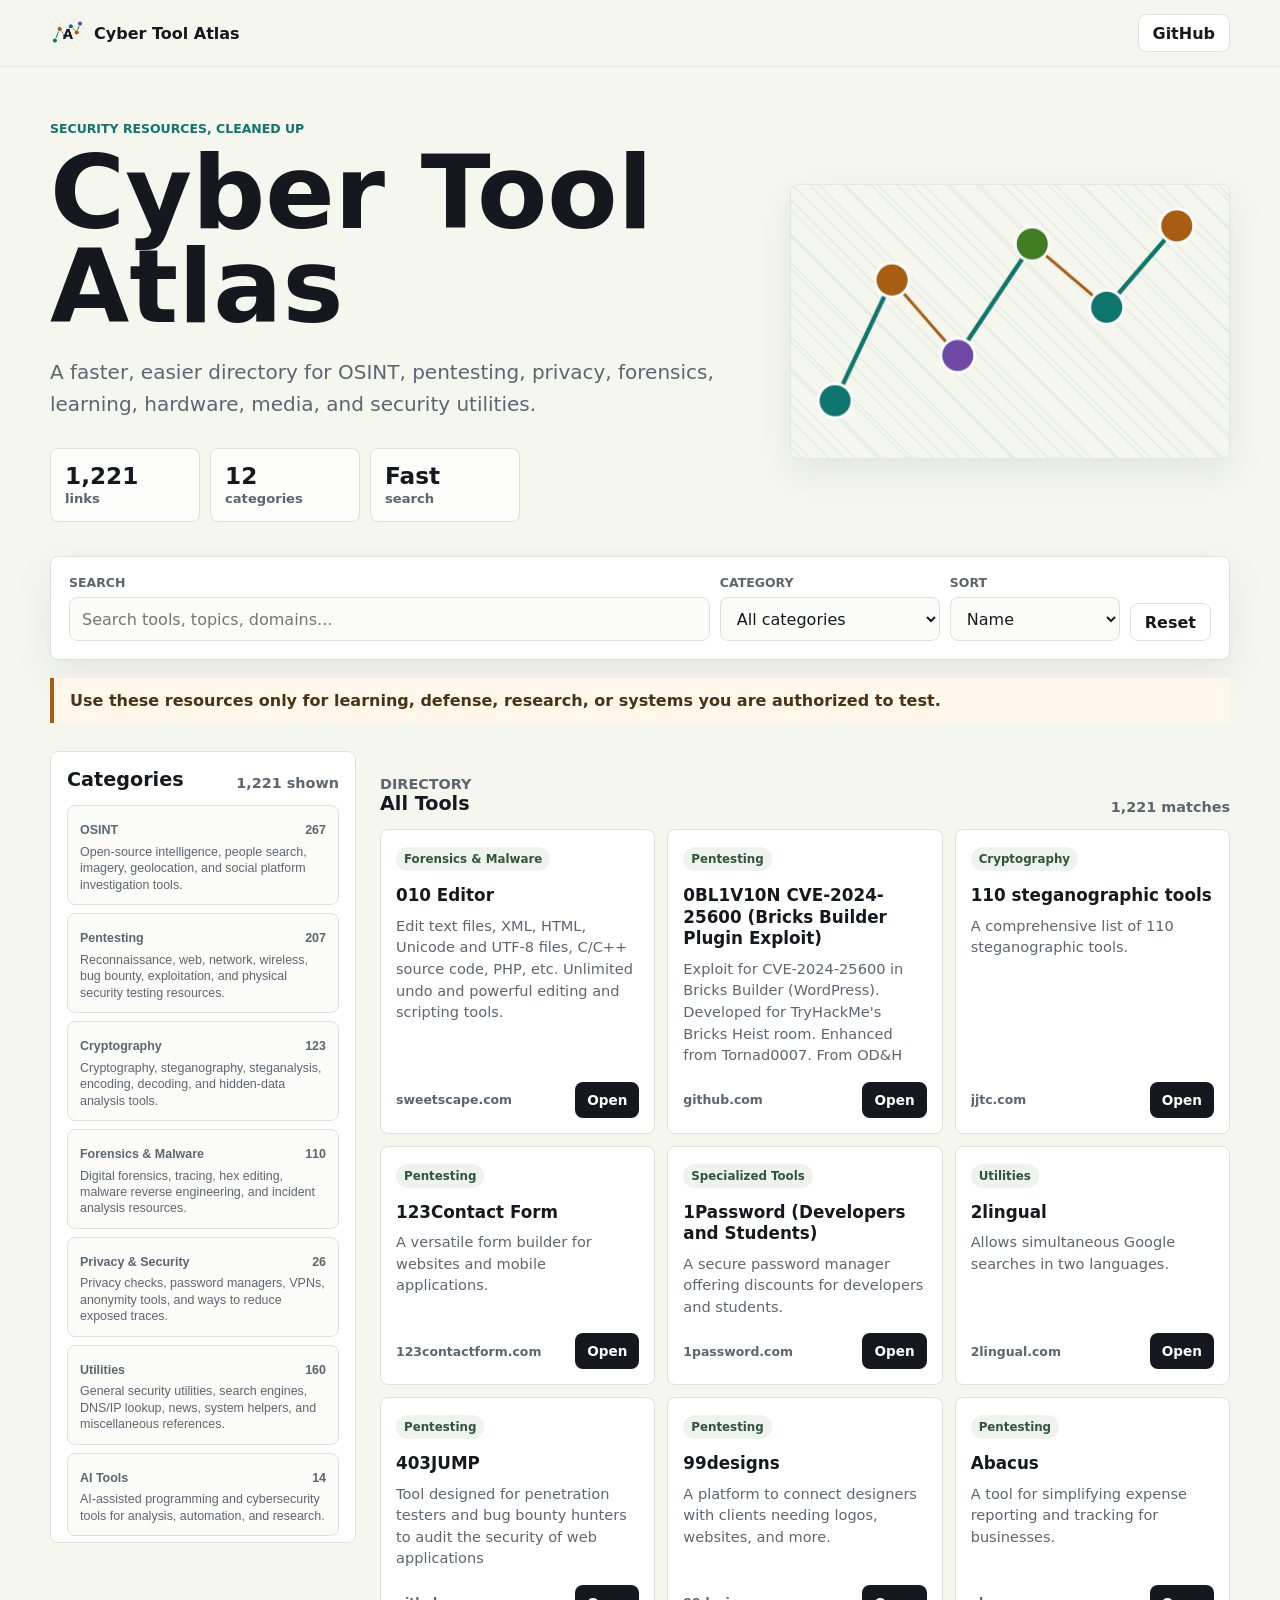
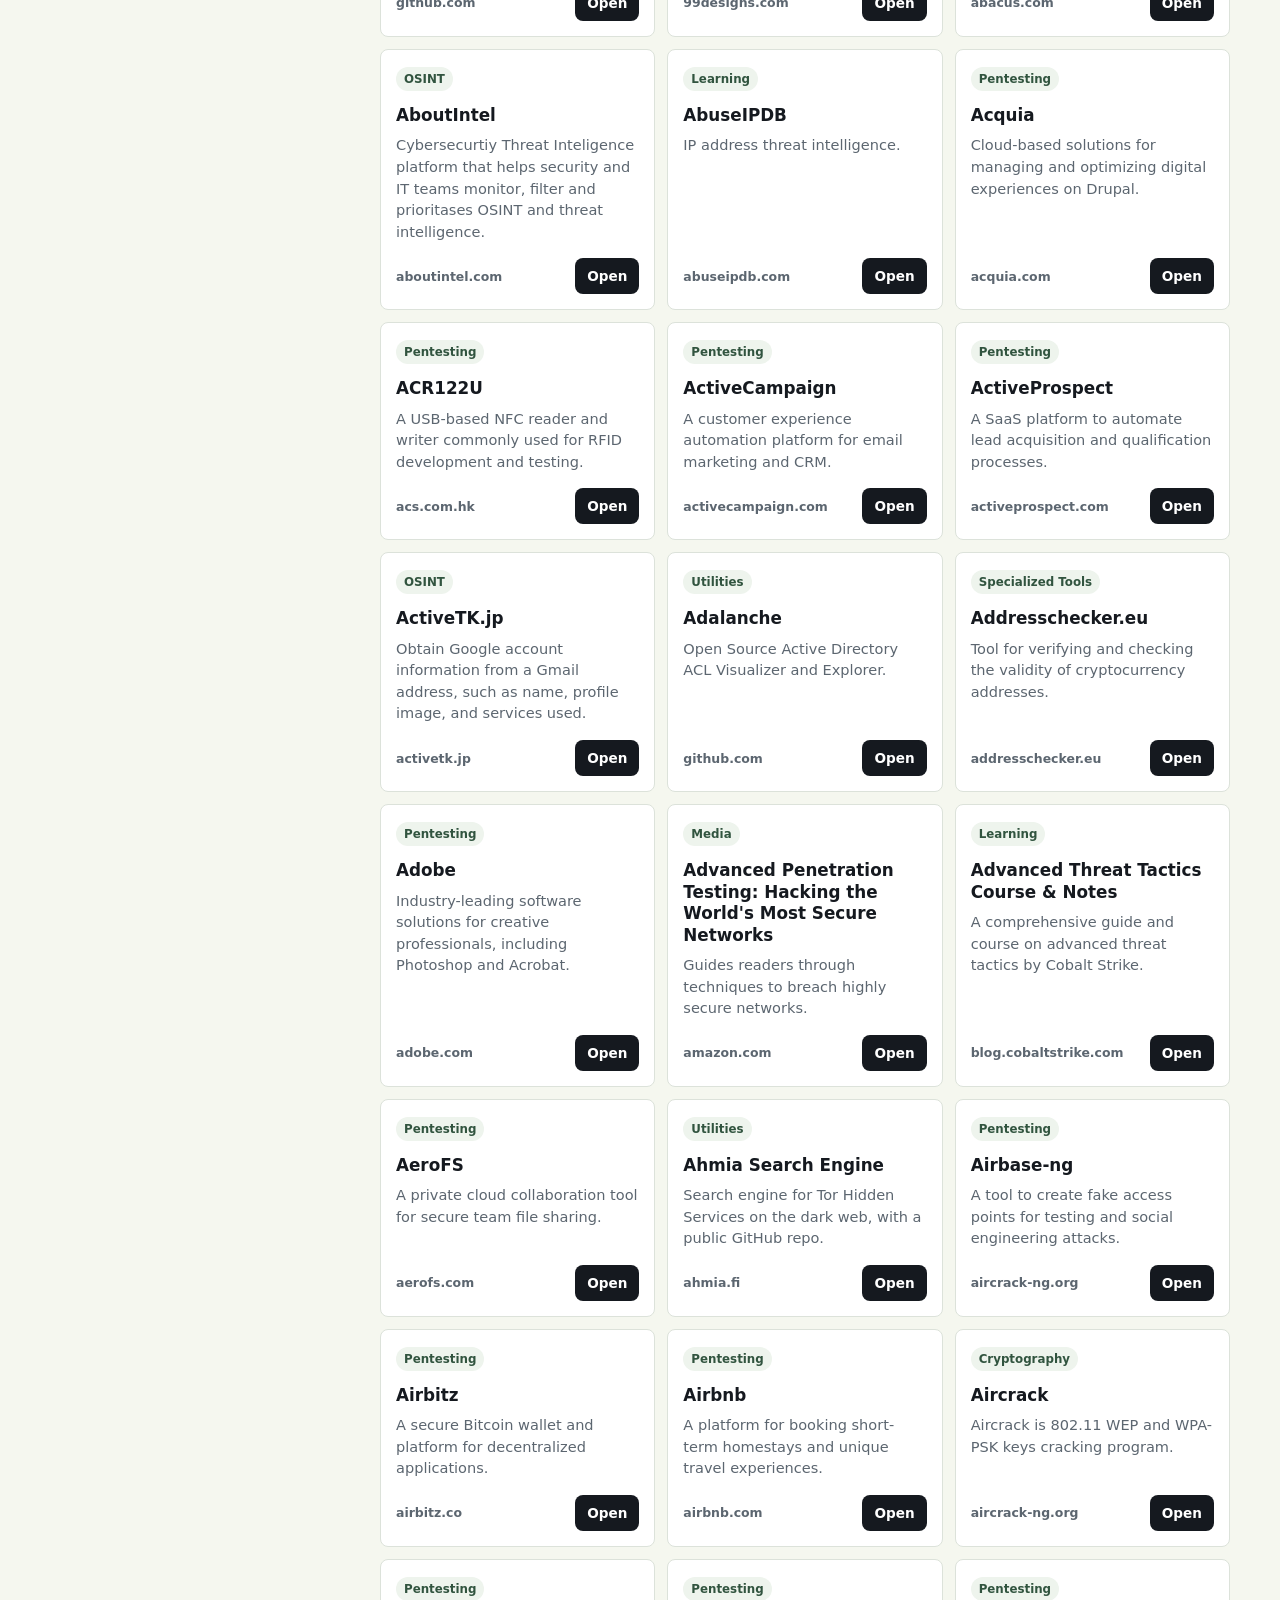
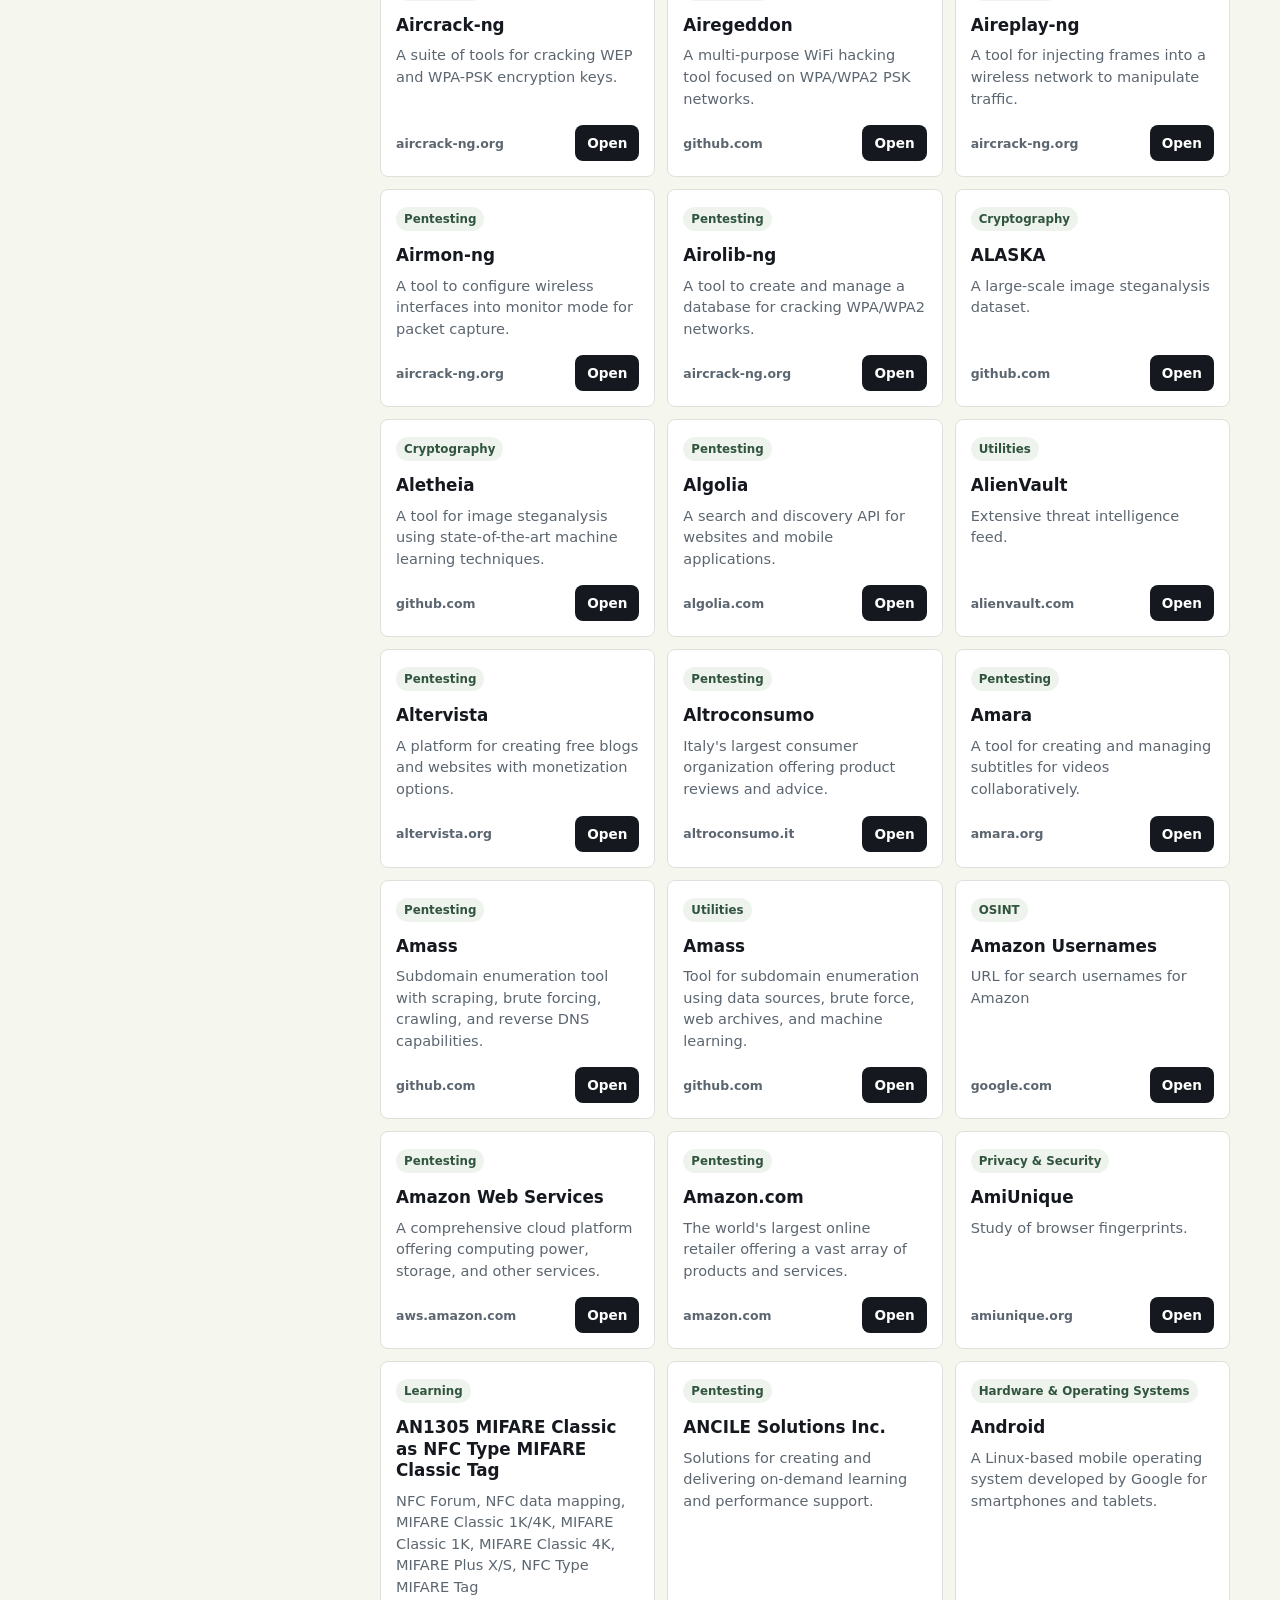
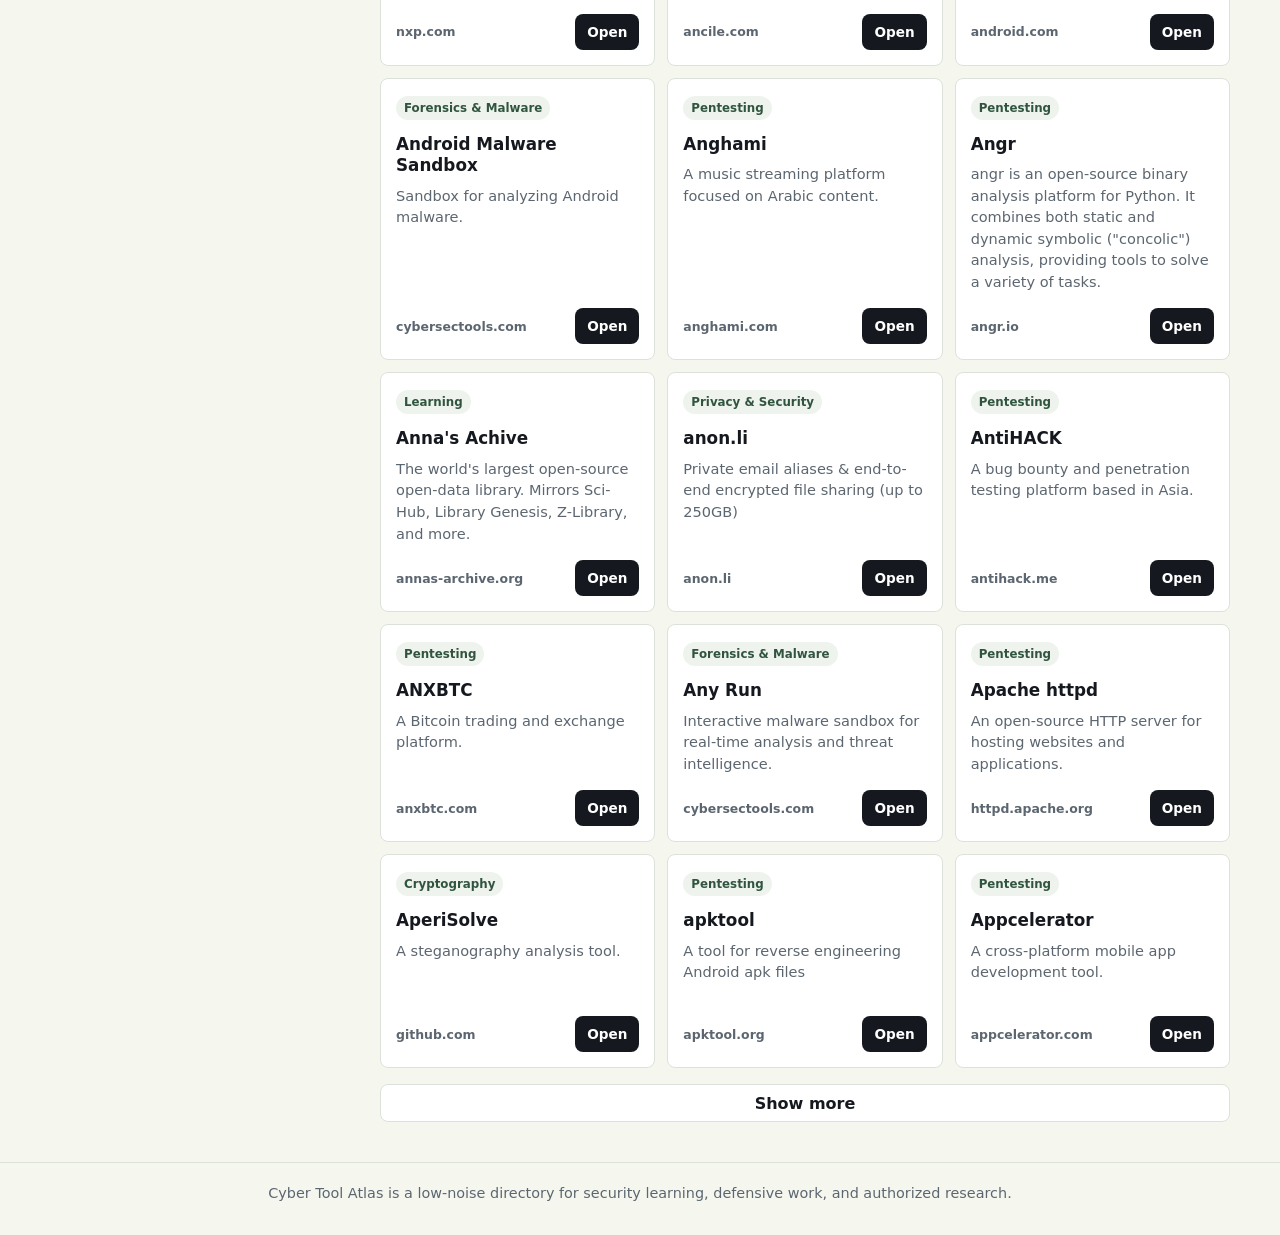
<file: index.html>
<!doctype html>
<html lang="en">
  <head>
    <meta charset="utf-8">
    <meta name="viewport" content="width=device-width, initial-scale=1">
    <title>Cyber Tool Atlas</title>
    <meta name="description" content="A clean, searchable cybersecurity tools directory organized by category.">
    <meta property="og:title" content="Cyber Tool Atlas">
    <meta property="og:description" content="A clean, searchable cybersecurity tools directory organized by category.">
    <meta property="og:image" content="assets/atlas-card.png">
    <meta name="theme-color" content="#f5f7ef">
    <link rel="icon" type="image/png" href="assets/favicon.png">
    <link rel="stylesheet" href="styles.css">
  </head>
  <body>
    <header class="site-header">
      <div class="header-inner">
        <a class="brand" href="#top" aria-label="Cyber Tool Atlas home">
          <img src="assets/favicon.png" width="34" height="34" alt="">
          <span>Cyber Tool Atlas</span>
        </a>
        <nav class="top-links" aria-label="Project links">
          <a id="repoLink" href="#" target="_blank" rel="noreferrer">GitHub</a>
        </nav>
      </div>
    </header>

    <main id="top">
      <section class="intro-band">
        <div class="intro-copy">
          <p class="eyebrow">Security resources, cleaned up</p>
          <h1>Cyber Tool Atlas</h1>
          <p class="intro-text">
            A faster, easier directory for OSINT, pentesting, privacy, forensics, learning, hardware, media, and security utilities.
          </p>
          <div class="stats-row" aria-label="Directory totals">
            <div>
              <strong id="toolTotal">0</strong>
              <span>links</span>
            </div>
            <div>
              <strong id="categoryTotal">0</strong>
              <span>categories</span>
            </div>
            <div>
              <strong>Fast</strong>
              <span>search</span>
            </div>
          </div>
        </div>
        <img class="atlas-visual" src="assets/atlas-map.png" alt="Abstract grid map for Cyber Tool Atlas">
      </section>

      <section class="controls-band" aria-label="Directory controls">
        <div class="search-panel">
          <label class="field-label" for="searchInput">Search</label>
          <input id="searchInput" type="search" autocomplete="off" placeholder="Search tools, topics, domains...">
        </div>
        <div class="filter-panel">
          <label class="field-label" for="categorySelect">Category</label>
          <select id="categorySelect">
            <option value="All">All categories</option>
          </select>
        </div>
        <div class="filter-panel">
          <label class="field-label" for="sortSelect">Sort</label>
          <select id="sortSelect">
            <option value="name">Name</option>
            <option value="category">Category</option>
            <option value="section">Section</option>
          </select>
        </div>
        <button id="resetButton" class="quiet-button" type="button">Reset</button>
      </section>

      <section class="notice-band">
        <p>Use these resources only for learning, defense, research, or systems you are authorized to test.</p>
      </section>

      <section class="directory-layout" aria-label="Cybersecurity tools directory">
        <aside class="category-rail" aria-label="Categories">
          <div class="rail-heading">
            <h2>Categories</h2>
            <span id="activeCount">0 shown</span>
          </div>
          <div id="categoryList" class="category-list"></div>
        </aside>

        <div class="results-area">
          <div class="results-heading">
            <div>
              <p class="eyebrow">Directory</p>
              <h2 id="resultsTitle">All Tools</h2>
            </div>
            <p id="resultsSummary"></p>
          </div>
          <div id="toolGrid" class="tool-grid"></div>
          <div id="emptyState" class="empty-state" hidden>
            <h3>No matches found</h3>
            <p>Try a broader word or switch back to all categories.</p>
          </div>
          <button id="loadMoreButton" class="load-more" type="button" hidden>Show more</button>
        </div>
      </section>
    </main>

    <footer class="site-footer">
      <p>Cyber Tool Atlas is a low-noise directory for security learning, defensive work, and authorized research.</p>
    </footer>

    <script src="tools-data.js"></script>
    <script src="app.js"></script>
  </body>
</html>
</file>
<file: styles.css>
:root {
  --paper: #f5f7ef;
  --surface: #ffffff;
  --surface-2: #eef4ed;
  --ink: #15191f;
  --muted: #5c6670;
  --line: #dce2da;
  --teal: #0f766e;
  --green: #3f7d20;
  --amber: #a85d12;
  --plum: #6f4aa4;
  --shadow: 0 14px 38px rgba(26, 34, 31, 0.08);
  --radius: 8px;
  font-family: Inter, ui-sans-serif, system-ui, -apple-system, BlinkMacSystemFont, "Segoe UI", sans-serif;
}

* {
  box-sizing: border-box;
}

html {
  scroll-behavior: smooth;
}

body {
  margin: 0;
  background: var(--paper);
  color: var(--ink);
  letter-spacing: 0;
}

a {
  color: inherit;
}

.site-header {
  position: sticky;
  top: 0;
  z-index: 10;
  border-bottom: 1px solid rgba(21, 25, 31, 0.08);
  background: rgba(245, 247, 239, 0.92);
  backdrop-filter: blur(16px);
}

.header-inner {
  width: min(1180px, calc(100% - 32px));
  min-height: 66px;
  margin: 0 auto;
  display: flex;
  align-items: center;
  justify-content: space-between;
  gap: 18px;
}

.brand,
.top-links {
  display: flex;
  align-items: center;
}

.brand {
  gap: 10px;
  font-weight: 800;
  text-decoration: none;
}

.brand img {
  border-radius: 7px;
}

.top-links {
  gap: 8px;
}

.top-links a,
.quiet-button,
.load-more {
  min-height: 38px;
  border: 1px solid var(--line);
  border-radius: var(--radius);
  background: var(--surface);
  color: var(--ink);
  text-decoration: none;
  font: inherit;
  font-weight: 750;
  display: inline-flex;
  align-items: center;
  justify-content: center;
  padding: 0 14px;
  cursor: pointer;
}

.top-links a:hover,
.quiet-button:hover,
.load-more:hover {
  border-color: rgba(15, 118, 110, 0.45);
  color: var(--teal);
}

main {
  width: min(1180px, calc(100% - 32px));
  margin: 0 auto;
}

.intro-band {
  min-height: 420px;
  display: grid;
  grid-template-columns: minmax(0, 1fr) minmax(320px, 440px);
  align-items: center;
  gap: 42px;
  padding: 54px 0 34px;
}

.eyebrow {
  margin: 0 0 10px;
  color: var(--teal);
  font-size: 0.78rem;
  font-weight: 850;
  text-transform: uppercase;
  letter-spacing: 0;
}

h1,
h2,
h3,
p {
  overflow-wrap: anywhere;
}

h1 {
  max-width: 780px;
  margin: 0;
  font-size: clamp(3rem, 8vw, 6.6rem);
  line-height: 0.92;
  letter-spacing: 0;
}

.intro-text {
  max-width: 680px;
  margin: 22px 0 0;
  color: var(--muted);
  font-size: clamp(1rem, 2vw, 1.25rem);
  line-height: 1.6;
}

.stats-row {
  display: grid;
  grid-template-columns: repeat(3, minmax(96px, 150px));
  gap: 10px;
  margin-top: 28px;
}

.stats-row div {
  min-height: 74px;
  border: 1px solid var(--line);
  border-radius: var(--radius);
  background: rgba(255, 255, 255, 0.74);
  padding: 13px 14px;
}

.stats-row strong,
.stats-row span {
  display: block;
}

.stats-row strong {
  font-size: 1.45rem;
}

.stats-row span {
  margin-top: 2px;
  color: var(--muted);
  font-size: 0.82rem;
  font-weight: 700;
}

.atlas-visual {
  width: 100%;
  max-width: 440px;
  aspect-ratio: 1.6 / 1;
  border-radius: var(--radius);
  object-fit: cover;
  box-shadow: var(--shadow);
  border: 1px solid rgba(21, 25, 31, 0.08);
}

.controls-band {
  display: grid;
  grid-template-columns: minmax(220px, 1fr) minmax(170px, 220px) minmax(130px, 170px) auto;
  gap: 10px;
  align-items: end;
  padding: 18px;
  border: 1px solid var(--line);
  border-radius: var(--radius);
  background: var(--surface);
  box-shadow: var(--shadow);
}

.field-label {
  display: block;
  margin-bottom: 7px;
  color: var(--muted);
  font-size: 0.78rem;
  font-weight: 850;
  text-transform: uppercase;
}

input,
select {
  width: 100%;
  min-height: 44px;
  border: 1px solid var(--line);
  border-radius: var(--radius);
  background: #fbfcf8;
  color: var(--ink);
  font: inherit;
  padding: 0 12px;
}

input:focus,
select:focus,
button:focus-visible,
a:focus-visible {
  outline: 3px solid rgba(15, 118, 110, 0.22);
  outline-offset: 2px;
}

.notice-band {
  display: flex;
  justify-content: space-between;
  gap: 18px;
  align-items: center;
  margin: 18px 0 28px;
  padding: 13px 16px;
  border-left: 4px solid var(--amber);
  background: #fff8ea;
  color: #4b3215;
}

.notice-band p {
  margin: 0;
  font-weight: 650;
}

.notice-band a {
  flex: 0 0 auto;
  font-weight: 800;
}

.directory-layout {
  display: grid;
  grid-template-columns: 306px minmax(0, 1fr);
  gap: 24px;
  align-items: start;
  padding-bottom: 40px;
}

.category-rail {
  position: sticky;
  top: 86px;
  max-height: calc(100vh - 108px);
  overflow: auto;
  padding: 16px;
  border: 1px solid var(--line);
  border-radius: var(--radius);
  background: var(--surface);
}

.rail-heading,
.results-heading {
  display: flex;
  justify-content: space-between;
  align-items: end;
  gap: 16px;
}

.rail-heading h2,
.results-heading h2 {
  margin: 0;
  font-size: 1.2rem;
}

.rail-heading span,
.results-heading p {
  margin: 0;
  color: var(--muted);
  font-size: 0.9rem;
  font-weight: 700;
}

.category-list {
  display: grid;
  gap: 8px;
  margin-top: 14px;
}

.category-button {
  width: 100%;
  min-height: 74px;
  border: 1px solid var(--line);
  border-radius: var(--radius);
  background: #fbfcf8;
  color: var(--ink);
  text-align: left;
  padding: 11px 12px;
  cursor: pointer;
}

.category-button strong {
  display: flex;
  justify-content: space-between;
  gap: 10px;
  font-size: 0.94rem;
}

.category-button span {
  display: block;
  margin-top: 5px;
  color: var(--muted);
  font-size: 0.78rem;
  line-height: 1.32;
}

.category-button[aria-pressed="true"] {
  border-color: rgba(15, 118, 110, 0.56);
  background: #eaf5f2;
}

.results-area {
  min-width: 0;
}

.results-heading {
  min-height: 64px;
  margin-bottom: 14px;
}

.tool-grid {
  display: grid;
  grid-template-columns: repeat(auto-fill, minmax(260px, 1fr));
  gap: 12px;
}

.tool-card {
  min-height: 214px;
  display: flex;
  flex-direction: column;
  border: 1px solid var(--line);
  border-radius: var(--radius);
  background: var(--surface);
  padding: 15px;
}

.tool-card:hover {
  border-color: rgba(15, 118, 110, 0.38);
  box-shadow: 0 10px 24px rgba(26, 34, 31, 0.07);
}

.tool-topline {
  display: flex;
  align-items: center;
  justify-content: space-between;
  gap: 8px;
  min-height: 28px;
}

.tag {
  max-width: 100%;
  display: inline-flex;
  align-items: center;
  min-height: 24px;
  border-radius: 999px;
  background: var(--surface-2);
  color: #31543f;
  padding: 0 8px;
  font-size: 0.74rem;
  font-weight: 850;
  white-space: nowrap;
  overflow: hidden;
  text-overflow: ellipsis;
}

.tool-card h3 {
  margin: 12px 0 8px;
  font-size: 1.05rem;
  line-height: 1.28;
}

.tool-card p {
  margin: 0;
  color: var(--muted);
  font-size: 0.91rem;
  line-height: 1.48;
}

.tool-meta {
  display: flex;
  flex-wrap: wrap;
  gap: 6px;
  margin-top: 11px;
}

.meta-pill {
  border-radius: 999px;
  background: #f7efe8;
  color: #71400c;
  padding: 4px 8px;
  font-size: 0.72rem;
  font-weight: 750;
}

.tool-actions {
  display: flex;
  align-items: center;
  justify-content: space-between;
  gap: 10px;
  margin-top: auto;
  padding-top: 16px;
}

.host {
  min-width: 0;
  color: var(--muted);
  font-size: 0.78rem;
  font-weight: 750;
  overflow: hidden;
  text-overflow: ellipsis;
  white-space: nowrap;
}

.open-link {
  flex: 0 0 auto;
  min-height: 36px;
  display: inline-flex;
  align-items: center;
  justify-content: center;
  border-radius: var(--radius);
  background: var(--ink);
  color: #fff;
  padding: 0 12px;
  text-decoration: none;
  font-size: 0.85rem;
  font-weight: 850;
}

.open-link:hover {
  background: var(--teal);
}

.empty-state {
  padding: 40px 24px;
  border: 1px dashed var(--line);
  border-radius: var(--radius);
  background: rgba(255, 255, 255, 0.72);
  text-align: center;
}

.empty-state h3 {
  margin: 0 0 8px;
}

.empty-state p {
  margin: 0;
  color: var(--muted);
}

.load-more {
  width: 100%;
  margin-top: 16px;
}

.site-footer {
  border-top: 1px solid var(--line);
  padding: 22px 16px 34px;
  color: var(--muted);
  text-align: center;
  font-size: 0.9rem;
}

.site-footer p {
  max-width: 820px;
  margin: 0 auto;
}

@media (max-width: 900px) {
  .intro-band,
  .directory-layout {
    grid-template-columns: 1fr;
  }

  .intro-band {
    min-height: unset;
    padding-top: 38px;
  }

  .atlas-visual {
    max-width: none;
  }

  .controls-band {
    grid-template-columns: 1fr 1fr;
  }

  .search-panel {
    grid-column: 1 / -1;
  }

  .category-rail {
    position: static;
    max-height: none;
  }

  .category-list {
    grid-template-columns: repeat(auto-fit, minmax(220px, 1fr));
  }
}

@media (max-width: 620px) {
  .header-inner,
  main {
    width: min(100% - 22px, 1180px);
  }

  .header-inner {
    min-height: 58px;
  }

  .brand span {
    max-width: 150px;
    overflow: hidden;
    text-overflow: ellipsis;
    white-space: nowrap;
  }

  .top-links a {
    min-height: 34px;
    padding: 0 10px;
    font-size: 0.86rem;
  }

  .stats-row,
  .controls-band {
    grid-template-columns: 1fr;
  }

  .notice-band,
  .rail-heading,
  .results-heading {
    align-items: flex-start;
    flex-direction: column;
  }

  .tool-grid {
    grid-template-columns: 1fr;
  }
}
</file>
